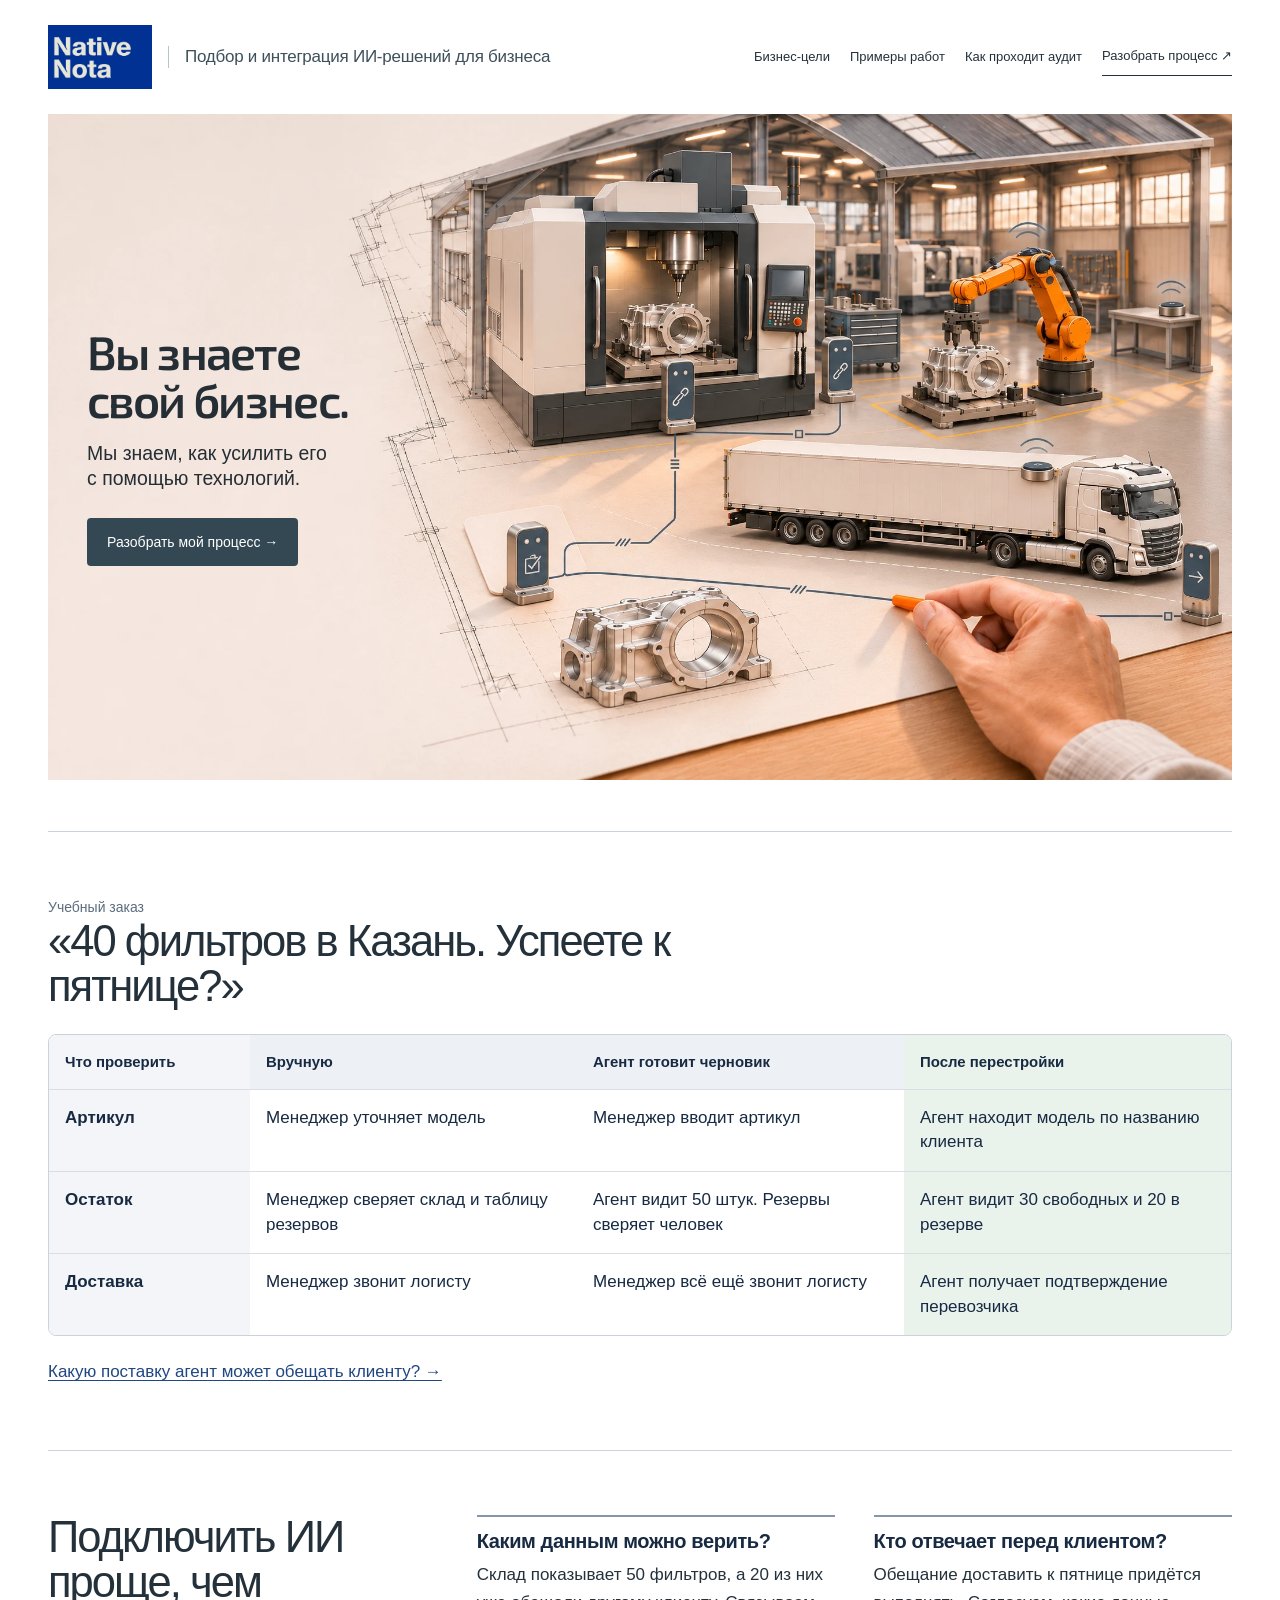
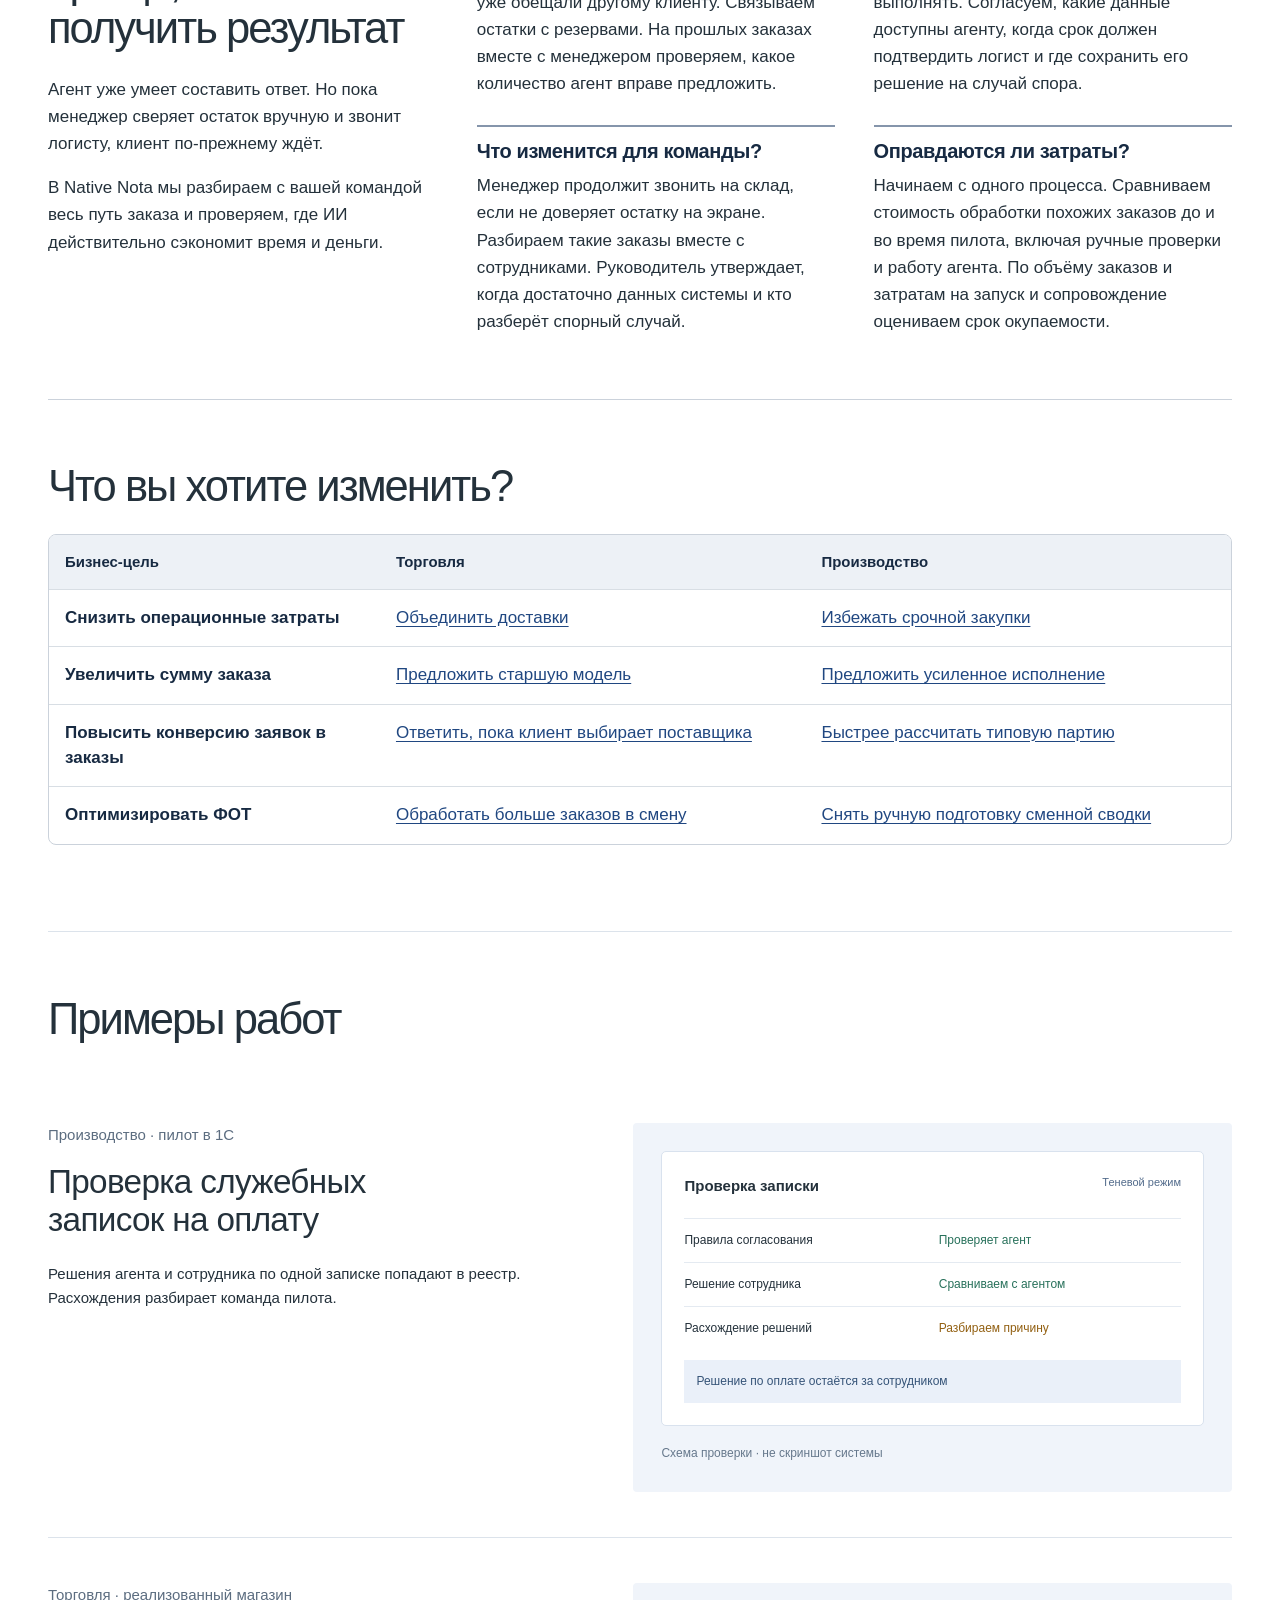
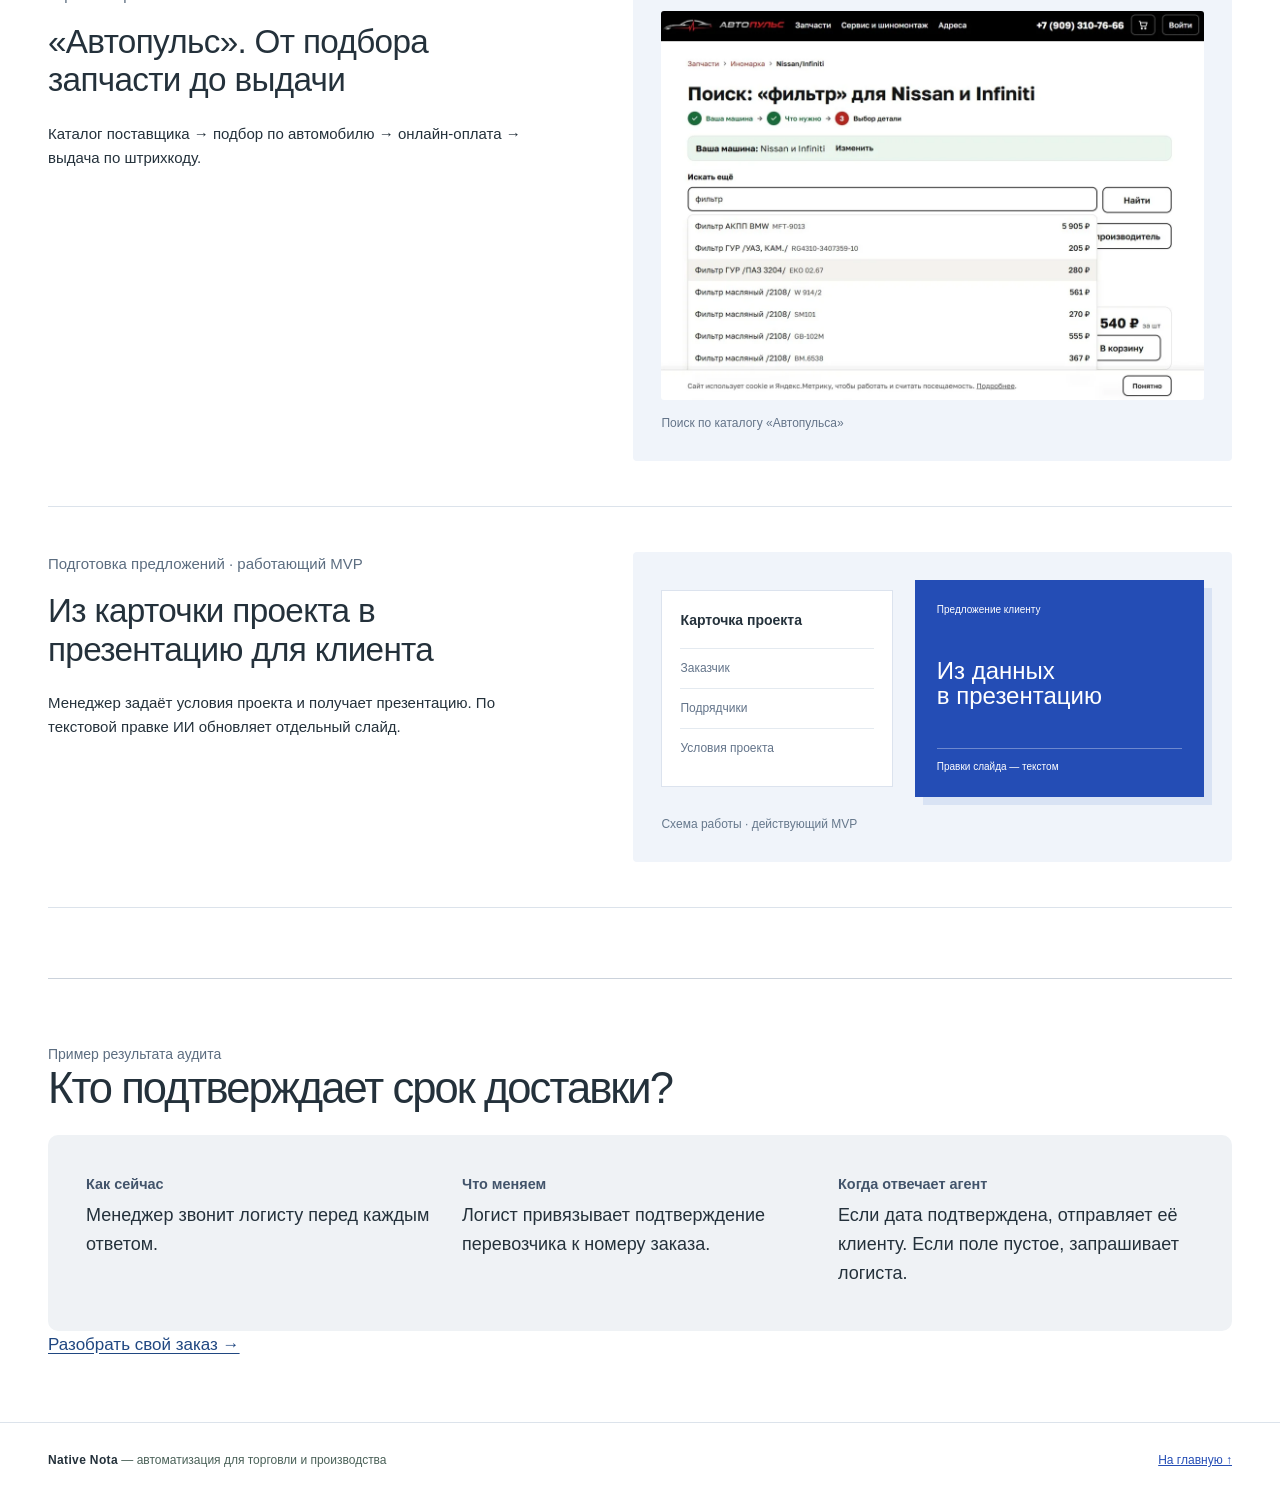
<file: index.html>
<!doctype html>
<html lang="ru"><head><meta charset="utf-8"><meta name="viewport" content="width=device-width,initial-scale=1"><meta name="description" content="Аудит и изменение процессов для работы с ИИ-агентами в торговле и производстве."><title>ИИ для торговли и производства · Native Nota</title>
<style>
:root{--ink:#162c29;--green:#136454;--paper:#fbfaf6;--rule:#c9d2ca;--pale:#eaf1e8;--dark:#123d35;color:var(--ink);background:var(--paper);font:16px/1.55 Inter,Arial,sans-serif}*{box-sizing:border-box}body{margin:0}a{color:inherit}button,input,textarea{font:inherit}button,summary{cursor:pointer}a:focus-visible,button:focus-visible,summary:focus-visible,textarea:focus-visible{outline:3px solid #d18318;outline-offset:3px}.wrap{width:min(1160px,92%);margin:auto}header{border-bottom:1px solid var(--rule)}header .wrap,footer .wrap{display:flex;align-items:center;justify-content:space-between;gap:20px;padding:18px 0;flex-wrap:wrap}.brand{font-weight:700;text-decoration:none;display:flex;align-items:center;gap:10px}.mark{width:22px;height:22px;background:linear-gradient(135deg,var(--green) 45%,transparent 45% 55%,var(--green) 55%);border-radius:4px}nav{display:flex;gap:20px;align-items:center;flex-wrap:wrap}nav a{text-decoration:none;font-size:14px}a:hover{text-decoration:underline}.hero{padding:clamp(32px,6vw,76px) 0;display:grid;grid-template-columns:1.12fr 1fr;gap:clamp(24px,5vw,78px);align-items:center}.eyebrow{font-size:12px;font-weight:700;text-transform:uppercase;letter-spacing:.09em;color:var(--green)}h1,h2,h3,p{margin:0}h1,h2{letter-spacing:-.045em;line-height:1.05}h1{font-size:clamp(37px,5vw,69px);max-width:20ch}h2{font-size:clamp(27px,3.2vw,43px)}h3{font-size:20px;line-height:1.24;letter-spacing:-.02em}.lead{margin:18px 0 24px;max-width:60ch;font-size:18px}.cta{display:inline-flex;align-items:center;justify-content:center;background:var(--green);color:white;text-decoration:none;border:0;border-radius:6px;padding:12px 18px;font-weight:600}.demo{background:var(--dark);color:white;padding:clamp(20px,3vw,36px);border-radius:16px}.demo .eyebrow{color:#bddac7}.demo h2{font-size:clamp(24px,3vw,35px);margin:10px 0 20px}.tabs{display:flex;gap:4px;flex-wrap:wrap}.tabs button{color:white;background:transparent;border:1px solid #82a397;border-radius:5px;padding:8px 11px;font-size:14px}.tabs button[aria-pressed=true]{background:#e4f1c5;color:#18392c;border-color:#e4f1c5}.reply{padding:17px 0 0;min-height:104px}.reply strong{display:block;color:#d8efb6}.demo a{color:#d8efb6}.band{border-top:1px solid var(--rule);padding:36px 0 42px}.grid{display:grid;grid-template-columns:repeat(2,minmax(0,1fr));gap:12px;margin-top:20px}.tile{display:block;background:white;border:1px solid var(--rule);border-radius:9px;padding:20px;text-decoration:none}.tile:hover{background:var(--pale);text-decoration:none;border-color:var(--green)}.tile h3{display:flex;justify-content:space-between;gap:10px}.tile p{color:#51635b;margin-top:6px}.audit{display:grid;grid-template-columns:1fr 2fr;gap:24px}.audit ol{margin:0;padding-left:22px}.audit li{margin-bottom:9px}.inner{padding:30px 0 60px;max-width:920px}.crumb{font-size:14px;color:var(--green);margin-bottom:28px}.inner h1{font-size:clamp(32px,5vw,58px);max-width:26ch}.rows{margin:22px 0}.row{display:grid;grid-template-columns:1fr 2fr;gap:20px;border-top:1px solid var(--rule);padding:17px 0}.row dt{font-weight:700}.row dd{margin:0}.brief{max-width:650px;display:grid;gap:14px;margin-top:20px}textarea{display:block;width:100%;margin-top:7px;padding:12px;border:1px solid var(--rule);border-radius:6px}footer{border-top:1px solid var(--rule);color:#4a6158;font-size:14px}footer a{color:var(--green)}@media(max-width:740px){.hero,.audit,.row{grid-template-columns:1fr}.row{gap:4px}.grid{grid-template-columns:1fr}nav{gap:12px}.demo{padding:20px}.hero{gap:25px}.inner{padding-top:20px}}@media(max-width:380px){header .wrap{gap:8px}.brand{font-size:14px}}
.works article{display:grid;grid-template-columns:minmax(220px,1fr) 2fr;gap:32px;padding:23px 0;border-bottom:1px solid var(--rule);scroll-margin-top:16px}.works h3{margin-top:6px}.works article p+p{margin-top:9px}.works details{margin-top:12px;color:var(--green)}.works summary{padding:5px 0}.works figure{margin:12px 0 0}.works img{display:block;width:100%;height:auto;border:1px solid var(--rule);border-radius:6px}.works figcaption{font-size:13px;margin-top:4px}.related{margin:0 0 18px}.related a{color:var(--green)}@media(max-width:740px){.works article{grid-template-columns:1fr;gap:9px}}

:root{--ink:#24313b;--green:#244db5;--paper:#fff;--rule:#dce3eb;--pale:#eef3fc;--dark:#183564;font:17px/1.6 'Golos Text',Arial,sans-serif;color:var(--ink);background:#fff}
html{scroll-behavior:smooth}body{overflow-wrap:break-word}button,a,input,textarea{-webkit-tap-highlight-color:transparent}a,button{touch-action:manipulation}button{min-height:44px}.wrap{width:min(1240px,calc(100% - 96px))}header .wrap{padding:25px 0}header{border-bottom:0}.brand{font-size:25px;letter-spacing:-1.1px}.brand small{font-size:12px;letter-spacing:0;font-weight:400;border-left:1px solid var(--rule);padding-left:16px;margin-left:7px;color:#637183}.mark{width:27px;height:25px;border-radius:0;background:linear-gradient(90deg,#244db5 0 22%,transparent 22% 39%,#244db5 39% 61%,transparent 61% 78%,#244db5 78%);transform:skewY(-20deg)}nav a{font-size:13px}nav a:last-child{border-bottom:1px solid var(--ink);padding:8px 0}.hero{display:block;padding:75px 0 50px}.hero-top{display:grid;grid-template-columns:1.7fr 1fr;gap:65px;align-items:end}.eyebrow{text-transform:none;letter-spacing:0;font-weight:500;font-size:14px;color:#5c6d80}.hero .eyebrow{margin-bottom:24px;display:flex;align-items:center;gap:10px}.hero .eyebrow:before{content:'';width:7px;height:7px;background:var(--green);border-radius:50%}h1{font-size:clamp(40px,5.5vw,76px);max-width:17ch;line-height:1.02;letter-spacing:-.055em;font-weight:600}h2{font-size:clamp(30px,3.4vw,46px);font-weight:500;letter-spacing:-.045em}h3{font-weight:500}.hero .lead{font-size:17px;margin:0 0 24px;max-width:39ch}.cta{border-radius:3px;padding:13px 20px;font-size:14px;font-weight:500}.cta:hover{background:#173b97;text-decoration:none}.hero-note{font-size:13px;margin-top:12px;color:#68778a}
.journey{margin-top:56px;padding:34px 36px 27px;background:#f0f4fa;border:1px solid #e2e8f0;border-radius:5px}.journey-head{display:flex;justify-content:space-between;gap:25px;align-items:center}.journey-head h2{font-size:clamp(23px,2.4vw,32px);letter-spacing:-.035em;max-width:27ch;line-height:1.2}.scenario-label{font-size:12px;color:#627387;margin-bottom:7px}.tabs{background:#e1e8f2;padding:4px;border-radius:5px;flex-wrap:nowrap;flex-shrink:0}.tabs button{color:#455971;border:0;border-radius:3px;font-size:12px;padding:8px 14px}.tabs button[aria-pressed=true]{background:#fff;color:#193b77;box-shadow:0 1px 3px #18356416}.route-track{list-style:none;padding:0;margin:40px 0 25px;display:grid;grid-template-columns:repeat(5,1fr);gap:25px}.route-track li{position:relative;min-width:0}.route-track li:not(:last-child):after{content:'';position:absolute;height:1px;background:#b9c7d9;left:34px;right:-25px;top:16px}.node-dot{display:grid;place-items:center;position:relative;z-index:1;width:33px;height:33px;border:1px solid #9babc2;border-radius:50%;background:#f0f4fa;color:#526a8d;font-size:13px;margin-bottom:15px}.route-track h3{font-size:15px;margin-bottom:6px}.route-track p{font-size:12px;color:#5e7187;max-width:17ch;min-height:40px}.route-track .waiting .node-dot{background:#fff2d8;border-color:#b87514;color:#86560d}.route-track .waiting p{color:#87550a}.journey[data-after=true] .node-dot{background:#e3efe9;border-color:#28715b;color:#28715b}.journey[data-after=true] .route-track li:not(:last-child):after{background:#6f9f91}.journey-foot{display:grid;grid-template-columns:1fr auto;gap:24px;align-items:center;border-top:1px solid #d6dfec;padding-top:20px}.reply{padding:0;min-height:66px;max-width:78ch;font-size:13px;color:#53677f}.reply strong{color:var(--ink);margin-bottom:3px}.journey-foot>a{font-size:13px;color:var(--green)}.band{padding:60px 0 70px}.section-head{display:grid;grid-template-columns:1.7fr 1fr;gap:60px;margin-bottom:35px;align-items:end}.section-head p{font-size:15px;color:#647489}.grid{gap:0 40px;margin-top:30px}.tile{border:0;border-top:1px solid var(--rule);border-radius:0;padding:24px 0 28px;background:none}.tile:hover{background:none}.tile h3{font-size:23px}.tile h3 span{color:var(--green);font-size:20px}.tile p{font-size:15px;max-width:42ch;color:#647489}.works{padding-top:65px}.works article{grid-template-columns:1fr 1.15fr;gap:65px;padding:45px 0;align-items:start}.works h3{font-size:clamp(25px,2.6vw,35px);line-height:1.16;max-width:23ch;margin:16px 0 22px}.works article p{font-size:15px}.work-copy{max-width:52ch}.work-copy p+p{margin-top:12px}.work-visual{background:#f0f4fa;padding:28px;border-radius:4px;min-width:0}.visual-caption{font-size:12px!important;color:#66788c;margin-top:18px!important}.approval{background:white;border:1px solid #d9e2ee;border-radius:5px;padding:22px}.approval-title{font-size:15px;font-weight:600;margin-bottom:20px;display:flex;justify-content:space-between}.approval-title span{font-size:11px;color:#526b8b;font-weight:400}.approval-line{display:grid;grid-template-columns:1fr 1fr;gap:12px;padding:12px 0;border-top:1px solid #e4eaf1;font-size:12px}.approval-line b{font-weight:500;color:#28715b}.approval-line.warn b{color:#926012}.approval-bottom{font-size:12px;background:#eaf0f9;padding:12px;margin-top:10px;color:#365478}.works figure{margin:0}.works img{border:0;border-radius:3px}.works figcaption{font-size:12px;color:#647489;margin-top:14px}.document-stack{display:grid;grid-template-columns:.8fr 1fr;gap:22px;align-items:center}.project-sheet{background:white;border:1px solid #dce3ee;padding:18px;font-size:12px}.project-sheet b{display:block;font-size:14px;margin-bottom:16px}.project-sheet span{display:block;border-top:1px solid #e4eaf0;padding:10px 0;color:#63748a}.slide-sheet{aspect-ratio:4/3;background:#244db5;color:white;padding:22px;display:flex;flex-direction:column;justify-content:space-between;box-shadow:8px 8px 0 #d9e3f4}.slide-sheet small{font-size:10px}.slide-sheet strong{font-size:24px;line-height:1.05;font-weight:500}.slide-sheet span{font-size:10px;border-top:1px solid #ffffff55;padding-top:10px}.audit{grid-template-columns:1fr 1.15fr;gap:65px}.audit ol{list-style:none;padding:0;counter-reset:audit}.audit li{position:relative;padding:0 0 25px 45px;counter-increment:audit}.audit li:before{content:counter(audit);position:absolute;left:0;top:0;border:1px solid var(--rule);width:28px;height:28px;display:grid;place-items:center;font-size:12px;color:var(--green);border-radius:50%}.audit li b{display:block;font-weight:500}.audit li{font-size:15px;color:#5b6d82}.audit li b{color:var(--ink)}.inner{padding-top:60px;min-height:65vh}.inner h1{font-weight:500}.crumb{font-size:13px}.row{font-size:16px;padding:22px 0}.brief{gap:22px}textarea{background:#f7f9fc;border-radius:3px}.brief p{font-size:14px;color:#647489}footer .wrap{padding:28px 0;font-size:12px}.footer-brand{font-weight:600;letter-spacing:.03em;color:var(--ink)}.skip{position:absolute;left:20px;top:-100px;background:white;padding:12px;z-index:5}.skip:focus{top:10px}:focus-visible{outline:3px solid #b87514;outline-offset:4px}
@media(min-width:1500px){.hero{padding-top:95px}}@media(max-width:950px){.wrap{width:calc(100% - 48px)}.hero-top{gap:30px;grid-template-columns:1.4fr 1fr}.hero .lead{font-size:15px}.journey{padding:26px}.journey-head{align-items:start}.works article,.audit{gap:30px}.brand small{display:none}.journey-foot{grid-template-columns:1fr}.section-head{gap:30px}.slide-sheet strong{font-size:20px}}
@media(max-width:680px){.wrap{width:calc(100% - 36px)}header .wrap{padding:19px 0;gap:18px}.brand{font-size:23px}nav{width:100%;justify-content:space-between;gap:10px}nav a{font-size:11px}nav a:last-child{display:none}.hero{padding:34px 0}.hero-top,.section-head,.works article,.audit{grid-template-columns:1fr;gap:22px}h1{font-size:clamp(39px,10vw,62px);max-width:17ch}.hero .eyebrow{margin-bottom:18px}.hero .lead{font-size:16px;max-width:45ch}.hero-note{font-size:12px}.journey{margin-top:32px;padding:22px 18px}.journey-head{display:block}.tabs{width:fit-content;margin-top:20px}.route-track{grid-template-columns:1fr;margin:27px 0 12px;gap:0}.route-track li{display:grid;grid-template-columns:34px 1fr;column-gap:14px;padding-bottom:21px}.route-track li:not(:last-child):after{width:1px;height:auto;left:16px;right:auto;top:30px;bottom:0}.node-dot{grid-row:1/3;margin:0}.route-track h3{margin:2px 0 2px}.route-track p{max-width:none;min-height:0}.journey-foot{gap:16px}.reply{min-height:106px;font-size:13px}.band{padding:38px 0 44px}.section-head{margin-bottom:20px}.section-head p{font-size:14px}.grid{grid-template-columns:1fr;margin-top:20px}.tile{padding:20px 0}.tile h3{font-size:21px}.works article{padding:30px 0;gap:22px}.works h3{font-size:29px;max-width:22ch}.work-visual{padding:20px}.approval-title{gap:12px}.approval-title span{max-width:80px;text-align:right}.audit{gap:28px}.inner{padding-top:30px}.inner h1{font-size:38px}.row{grid-template-columns:1fr;gap:5px}.row dt{font-size:14px;color:#61748b}footer .wrap{align-items:start;gap:12px}.document-stack{gap:15px}.slide-sheet{padding:15px}.slide-sheet strong{font-size:21px}}
@media(prefers-reduced-motion:reduce){html{scroll-behavior:auto}*,*:before,*:after{animation:none!important;transition:none!important}}

.journey .journey-head{flex-wrap:wrap}.journey .tabs{flex-wrap:wrap;max-width:100%}.audit-prompt{border-top:1px solid #d6dfec;margin-top:20px;padding-top:20px;display:flex;align-items:center;justify-content:space-between;gap:16px;flex-wrap:wrap}.audit-prompt p{max-width:52ch;font-weight:600}.audit-prompt .cta{white-space:normal}
.journey-links{display:grid;gap:8px;max-width:27ch;font-size:14px}.journey-links a{color:var(--green)}

</style><link rel="stylesheet" href="visuals.css"></head><body><a class="skip" href="#app">Перейти к содержанию</a><header><div class="wrap"><a class="brand" href="#home" aria-label="Native Nota — подбор и интеграция ИИ-решений для бизнеса. На главную"><img class="brand-logo" src="assets/native-nota-cobalt.png" width="104" height="64" alt="Native Nota"><span class="brand-tagline">Подбор и интеграция ИИ-решений для бизнеса</span></a><nav aria-label="Навигация"><a href="#goals">Бизнес-цели</a><a href="#works">Примеры работ</a><a href="#audit">Как проходит аудит</a><a href="#brief">Разобрать процесс ↗</a></nav></div></header>
<main class="wrap" id="app" tabindex="-1"></main><footer><div class="wrap"><span><span class="footer-brand">Native Nota</span> — автоматизация для торговли и производства</span><a href="#home">На главную ↑</a></div></footer>
<template id="home-sections">
<section class="factory-hero" aria-labelledby="factory-title">
  <img class="factory-scene" src="assets/manufacturing-hero.webp" width="2048" height="1152" fetchpriority="high" alt="Машиностроительный цех. Агенты связывают чертёж, обработку детали и отгрузку в одну систему.">
  <div class="factory-copy">
    <h1 id="factory-title">Вы знаете<br>свой бизнес.</h1>
    <p class="factory-message">Мы знаем, как усилить его с&nbsp;помощью технологий.</p>
    <a class="cta" href="#brief">Разобрать мой процесс →</a>
  </div>
</section>
<section class="visual-section" aria-labelledby="order-compare">
  <p class="eyebrow">Учебный заказ</p><h2 id="order-compare">«40 фильтров в Казань. Успеете к пятнице?»</h2>
  <div class="table-frame" tabindex="0" role="region" aria-labelledby="order-compare">
    <table class="fact-table comparison" aria-label="Обработка одного заказа тремя способами">
      <thead><tr><th scope="col">Что проверить</th><th scope="col">Вручную</th><th scope="col">Агент готовит черновик</th><th scope="col">После перестройки</th></tr></thead>
      <tbody>
        <tr><th scope="row">Артикул</th><td>Менеджер уточняет модель</td><td>Менеджер вводит артикул</td><td>Агент находит модель по названию клиента</td></tr>
        <tr><th scope="row">Остаток</th><td>Менеджер сверяет склад и таблицу резервов</td><td>Агент видит 50 штук. Резервы сверяет человек</td><td>Агент видит 30 свободных и 20 в резерве</td></tr>
        <tr><th scope="row">Доставка</th><td>Менеджер звонит логисту</td><td>Менеджер всё ещё звонит логисту</td><td>Агент получает подтверждение перевозчика</td></tr>
      </tbody>
    </table>
  </div>
  <a class="story-link" href="ai-native.html">Какую поставку агент может обещать клиенту? →</a>
</section>
<section class="visual-section integration" id="integration">
  <div class="integration-intro">
    <h2>Подключить ИИ проще, чем получить результат</h2>
    <p>Агент уже умеет составить ответ. Но пока менеджер сверяет остаток вручную и звонит логисту, клиент по-прежнему ждёт.</p>
    <p>В Native Nota мы разбираем с вашей командой весь путь заказа и проверяем, где ИИ действительно сэкономит время и деньги.</p>
  </div>
  <div class="integration-factors">
    <div>
      <h3>Каким данным можно верить?</h3>
      <p>Склад показывает 50 фильтров, а 20 из них уже обещали другому клиенту. Связываем остатки с резервами. На прошлых заказах вместе с менеджером проверяем, какое количество агент вправе предложить.</p>
    </div>
    <div>
      <h3>Кто отвечает перед клиентом?</h3>
      <p>Обещание доставить к пятнице придётся выполнять. Согласуем, какие данные доступны агенту, когда срок должен подтвердить логист и где сохранить его решение на случай спора.</p>
    </div>
    <div>
      <h3>Что изменится для команды?</h3>
      <p>Менеджер продолжит звонить на склад, если не доверяет остатку на экране. Разбираем такие заказы вместе с сотрудниками. Руководитель утверждает, когда достаточно данных системы и кто разберёт спорный случай.</p>
    </div>
    <div>
      <h3>Оправдаются ли затраты?</h3>
      <p>Начинаем с одного процесса. Сравниваем стоимость обработки похожих заказов до и во время пилота, включая ручные проверки и работу агента. По объёму заказов и затратам на запуск и сопровождение оцениваем срок окупаемости.</p>
    </div>
  </div>
</section>
<section class="visual-section" id="goals"><h2 id="goals-title">Что вы хотите изменить?</h2>
  <div class="table-frame"><table class="fact-table goals-table" aria-labelledby="goals-title">
    <thead><tr><th scope="col">Бизнес-цель</th><th scope="col">Торговля</th><th scope="col">Производство</th></tr></thead>
    <tbody id="goal-choices"></tbody>
  </table></div>
</section>
<section class="visual-section" id="audit"><p class="eyebrow">Пример результата аудита</p><h2>Кто подтверждает срок доставки?</h2>
  <div class="audit-card"><dl><div><dt>Как сейчас</dt><dd>Менеджер звонит логисту перед каждым ответом.</dd></div>
    <div><dt>Что меняем</dt><dd>Логист привязывает подтверждение перевозчика к номеру заказа.</dd></div>
    <div><dt>Когда отвечает агент</dt><dd>Если дата подтверждена, отправляет её клиенту. Если поле пустое, запрашивает логиста.</dd></div></dl></div>
  <p><a class="story-link" href="#brief">Разобрать свой заказ →</a></p>
</section>
</template>
<template id="portfolio">
<section class="band works" id="works" aria-labelledby="work-title">
<div class="section-head"><h2 id="work-title">Примеры работ</h2></div>
<article id="work-1c">
<div><p class="eyebrow">Производство · пилот в 1С</p><h3>Проверка служебных записок на оплату</h3><div class="work-copy"><p>Решения агента и сотрудника по одной записке попадают в реестр. Расхождения разбирает команда пилота.</p></div></div><div class="work-visual"><div class="approval"><div class="approval-title">Проверка записки<span>Теневой режим</span></div><div class="approval-line"><span>Правила согласования</span><b>Проверяет агент</b></div><div class="approval-line"><span>Решение сотрудника</span><b>Сравниваем с агентом</b></div><div class="approval-line warn"><span>Расхождение решений</span><b>Разбираем причину</b></div><div class="approval-bottom">Решение по оплате остаётся за сотрудником</div></div><p class="visual-caption">Схема проверки · не скриншот системы</p></div></article>
<article id="work-catalog">
<div><p class="eyebrow">Торговля · реализованный магазин</p><h3>«Автопульс». От подбора запчасти до выдачи</h3><div class="work-copy"><p>Каталог поставщика → подбор по автомобилю → онлайн-оплата → выдача по штрихкоду.</p></div></div><div class="work-visual"><figure><img loading="lazy" alt="В каталоге «Автопульса» по запросу о фильтрах для Nissan и Infiniti показаны варианты с ценами." src="[data-uri]"><figcaption>Поиск по каталогу «Автопульса»</figcaption></figure></div></article>
<article id="work-proposal">
<div><p class="eyebrow">Подготовка предложений · работающий MVP</p><h3>Из карточки проекта в презентацию для клиента</h3><div class="work-copy"><p>Менеджер задаёт условия проекта и получает презентацию. По текстовой правке ИИ обновляет отдельный слайд.</p></div></div><div class="work-visual"><div class="document-stack"><div class="project-sheet"><b>Карточка проекта</b><span>Заказчик</span><span>Подрядчики</span><span>Условия проекта</span></div><div class="slide-sheet"><small>Предложение клиенту</small><strong>Из данных<br>в презентацию</strong><span>Правки слайда — текстом</span></div></div><p class="visual-caption">Схема работы · действующий MVP</p></div></article>
</section></template>
<script>
'use strict';
const goals=[
{title:'Снизить операционные затраты',cases:[
['Объединить доставки','Два заказа в один район уходят разными машинами.','Агент сверяет адреса, загрузку и окна приёмки. Объединяет рейсы, если соблюдены все условия.','Стоимость доставки заказа при сопоставимых маршрутах и сроках.'],
['Избежать срочной закупки','Нехватку деталей замечают перед выпуском партии и платят за экспресс-доставку.','Агент сверяет спецификацию с остатками и датами поступлений. Заранее создаёт заявку на недостающие детали.','Доплаты за срочные поставки на выпущенную партию.']]},
{title:'Увеличить сумму заказа',cases:[
['Предложить старшую модель','Продавец выставляет счёт по артикулу, хотя заявленная нагрузка близка к пределу модели.','Агент сравнивает требования с каталогом и включает в предложение два подходящих варианта с разницей в цене. Выбор за клиентом.','Средний чек и валовая прибыль на сопоставимый заказ.'],
['Предложить усиленное исполнение','Для детали считают только базовое покрытие, хотя заказчик указал влажную среду.','Агент находит согласованный вариант покрытия для этих условий и добавляет в КП его стоимость и срок изготовления.','Доля заказов с улучшенным исполнением и валовая прибыль на заказ.']]},
{title:'Повысить конверсию заявок в заказы',cases:[
['Ответить, пока клиент выбирает поставщика','Менеджер выясняет, успеет ли доставить 40 фильтров в Казань к пятнице.','Агент сверяет остаток, цену клиента и дату перевозчика. Если срок подтверждён, сразу отправляет предложение.','Доля квалифицированных заявок, ставших заказами.'],
['Быстрее рассчитать типовую партию','Запрос на повторный выпуск ждёт, пока технолог и плановик подтвердят параметры.','Для утверждённой спецификации агент проверяет материалы и свободную мощность, рассчитывает срок и выпускает КП по правилам.','Доля запросов на типовые партии, дошедших до заказа.']]},
{title:'Оптимизировать ФОТ',cases:[
['Обработать больше заказов в смену','Оператор переносит позиции из писем покупателей в учётную систему.','Агент создаёт заказы по распознанным артикулам. Оператор получает только строки, требующие уточнения.','ФОТ обработки одного заказа при неизменной доле ошибок.'],
['Снять ручную подготовку сменной сводки','Мастер после смены собирает выпуск и брак из нескольких журналов.','Агент сводит записи по партиям и передаёт мастеру расхождения. После сверки формирует отчёт.','Часы подготовки сводок и оплаченные сверхурочные за месяц.']]}
];
const auditExamples=[[["Диспетчер уточняет адреса и допустимое время доставки, затем решает, можно ли менять рейс.","Закрепить в заказе адрес, окно и ограничения по грузу. Согласовать, кто разрешает перенос и при каких условиях маршрут можно менять автоматически."],["Снабженец уточняет версию спецификации у технолога, затем решает, нужна ли срочная закупка.","Связать утверждённую спецификацию с планом выпуска, остатками и сроками поставки. Назначить ответственного за изменения плана."]],[["Менеджер переводит пожелания клиента в требования и проверяет, подходит ли более дорогая модель.","Связать рабочие параметры с характеристиками каталога. Согласовать допустимые замены и ситуации, требующие инженера."],["Инженер уточняет среду эксплуатации и проверяет, допустимо ли менять исполнение детали.","Связать условия эксплуатации с утверждёнными исполнениями и себестоимостью. Новые сочетания направлять технологу."]],[["На входе менеджер выясняет, какой фильтр назван в письме. Агент может собрать черновик КП. На выходе менеджер звонит логисту и решает, можно ли обещать пятницу.","Связать обозначение клиента с артикулом, остаток — с резервами, адрес — с подтверждённым сроком перевозчика. Продажи и логистика согласуют, когда можно обещать дату, кто обновляет данные и кому передать исключение."],["На входе технолог определяет версию чертежа. На выходе плановик решает, можно ли обещать срок.","Утвердить версионность спецификаций, связать нормы с запасами и графиком загрузки. Определить, какие отклонения требуют нового расчёта."]],[["Оператор расшифровывает обозначения клиента, после загрузки сверяет созданный заказ с письмом.","Вести соответствия артикулов, проверять единицы измерения и дубли. Назначить владельца справочника и очередь неоднозначных строк."],["Мастер определяет, к какой партии относится запись, и объясняет расхождение между сменами.","Закрепить единые номера партий, правила учёта брака и время закрытия смены. Установить, кто подтверждает исправления."]]];

const industries=['Торговля','Производство'];
const app=document.querySelector('#app');
function tile(url,title,description,label=''){
 return '<a class="tile" href="#'+url+'">'+(label?'<span class="eyebrow">'+label+'</span>':'')+'<h3>'+title+'<span aria-hidden="true">↗</span></h3><p>'+description+'</p></a>';
}
function home(){
  app.replaceChildren(document.querySelector('#home-sections').content.cloneNode(true));
  const rows = goals.map((goal, g) => {
    const links = goal.cases.map((scenario, i) =>
      '<td><a href="#case/' + g + '/' + i + '">' + scenario[0] + '</a></td>'
    );
    return '<tr><th scope="row">' + goal.title + '</th>' + links.join('') + '</tr>';
  });
  app.querySelector('#goal-choices').innerHTML = rows.join('');
  app.querySelector('#audit').before(document.querySelector('#portfolio').content.cloneNode(true));
}
function crumbs(links){return '<div class="crumb">'+links.join(' &nbsp;›&nbsp; ')+'</div>'}
const topLink='<a href="#goals">Бизнес-цели</a>';
function goalPage(g){
 const item=goals[g];
 app.innerHTML='<section class="inner">'+crumbs([topLink,item.title])+'<h1>'+item.title+'</h1><p class="lead">Выберите ситуацию, которая ближе к вашей работе.</p><div class="grid">'+item.cases.map((c,i)=>tile('case/'+g+'/'+i,c[0],c[1],industries[i])).join('')+'</div></section>';
}
function relatedWork(goal,industry){
 const links={
  '1/0':['work-catalog','Подбор товара по автомобилю в «Автопульсе»'],
  '2/0':['work-proposal','Как мини-CRM собирает предложение для клиента'],
  '3/1':['work-1c','Как на производстве проверяют решения агента в 1С']
 };
 const link=links[goal+'/'+industry];
 return link ? '<p class="related">Пример нашей работы · <a href="#'+link[0]+'">'+link[1]+' →</a></p>' : '';
}
function casePage(g,i){
 const c=goals[g].cases[i],audit=auditExamples[g][i];
 const rows=[['Как сейчас',audit[0]],['Что меняем по итогам аудита',audit[1]],['Как работает агент',c[2]],['Чем измерить результат',c[3]]];
 app.innerHTML='<article class="inner">'+crumbs([topLink,'<a href="#goal/'+g+'">'+goals[g].title+'</a>',industries[i]])+'<p class="eyebrow">Учебный сценарий · '+industries[i]+'</p><h1>'+c[0]+'</h1><dl class="rows">'+rows.map(([k,v])=>'<div class="row"><dt>'+k+'</dt><dd>'+v+'</dd></div>').join('')+'</dl>'+relatedWork(g,i)+'<a class="cta" href="#brief/'+g+'/'+i+'">Разобрать похожую задачу →</a></article>';
}
function brief(g,i){
 const context=goals[g]?.cases[i]?goals[g].title+' / '+industries[i]+' / '+goals[g].cases[i][0]:'Аудит процесса';
 app.innerHTML='<section class="inner">'+crumbs([topLink,'Подготовка к аудиту'])+'<h1>Опишите один процесс</h1><p class="lead">'+context+'</p><form class="brief"><label>Что сейчас требует ручной работы?<textarea name="task" required rows="3" placeholder="Вспомните один недавний заказ"></textarea></label><label>Какой результат вы хотите получить?<textarea name="result" rows="2" placeholder="Например, подтвердить срок без звонка логисту"></textarea></label><p>Описание сохранится текстовым файлом на вашем устройстве для обсуждения с командой.</p><button class="cta">Скачать описание задачи</button></form></section>';
 const form=app.querySelector('form');
 form.onsubmit=e=>{e.preventDefault();const input=new FormData(form);const content=[context,input.get('task'),input.get('result')].join('\n\n');const url=URL.createObjectURL(new Blob(['\ufeff',content],{type:'text/plain;charset=utf-8'}));const a=document.createElement('a');a.href=url;a.download='Задача для аудита.txt';a.click();setTimeout(()=>URL.revokeObjectURL(url),1000);};
}
function route(){
 const [path,goalId,industryId]=location.hash.slice(1).split('/');
 const validGoal=/^[0-3]$/.test(goalId),validIndustry=/^[01]$/.test(industryId);
 if(path==='goal'&&validGoal)goalPage(Number(goalId));
 else if(path==='case'&&validGoal&&validIndustry)casePage(Number(goalId),Number(industryId));
 else if(path==='brief')brief(validGoal?Number(goalId):-1,validIndustry?Number(industryId):-1);
 else home();
 document.title=app.querySelector('h1').textContent+' · Native Nota';
 if(path==='app')app.focus({preventScroll:true});
  if(['integration','goals','audit','works','work-catalog','work-proposal','work-1c'].includes(path))document.getElementById(path).scrollIntoView();
 else window.scrollTo(0,0);
}
window.addEventListener('hashchange',()=>{route();app.focus({preventScroll:true})});route();
</script></body></html>
</file>
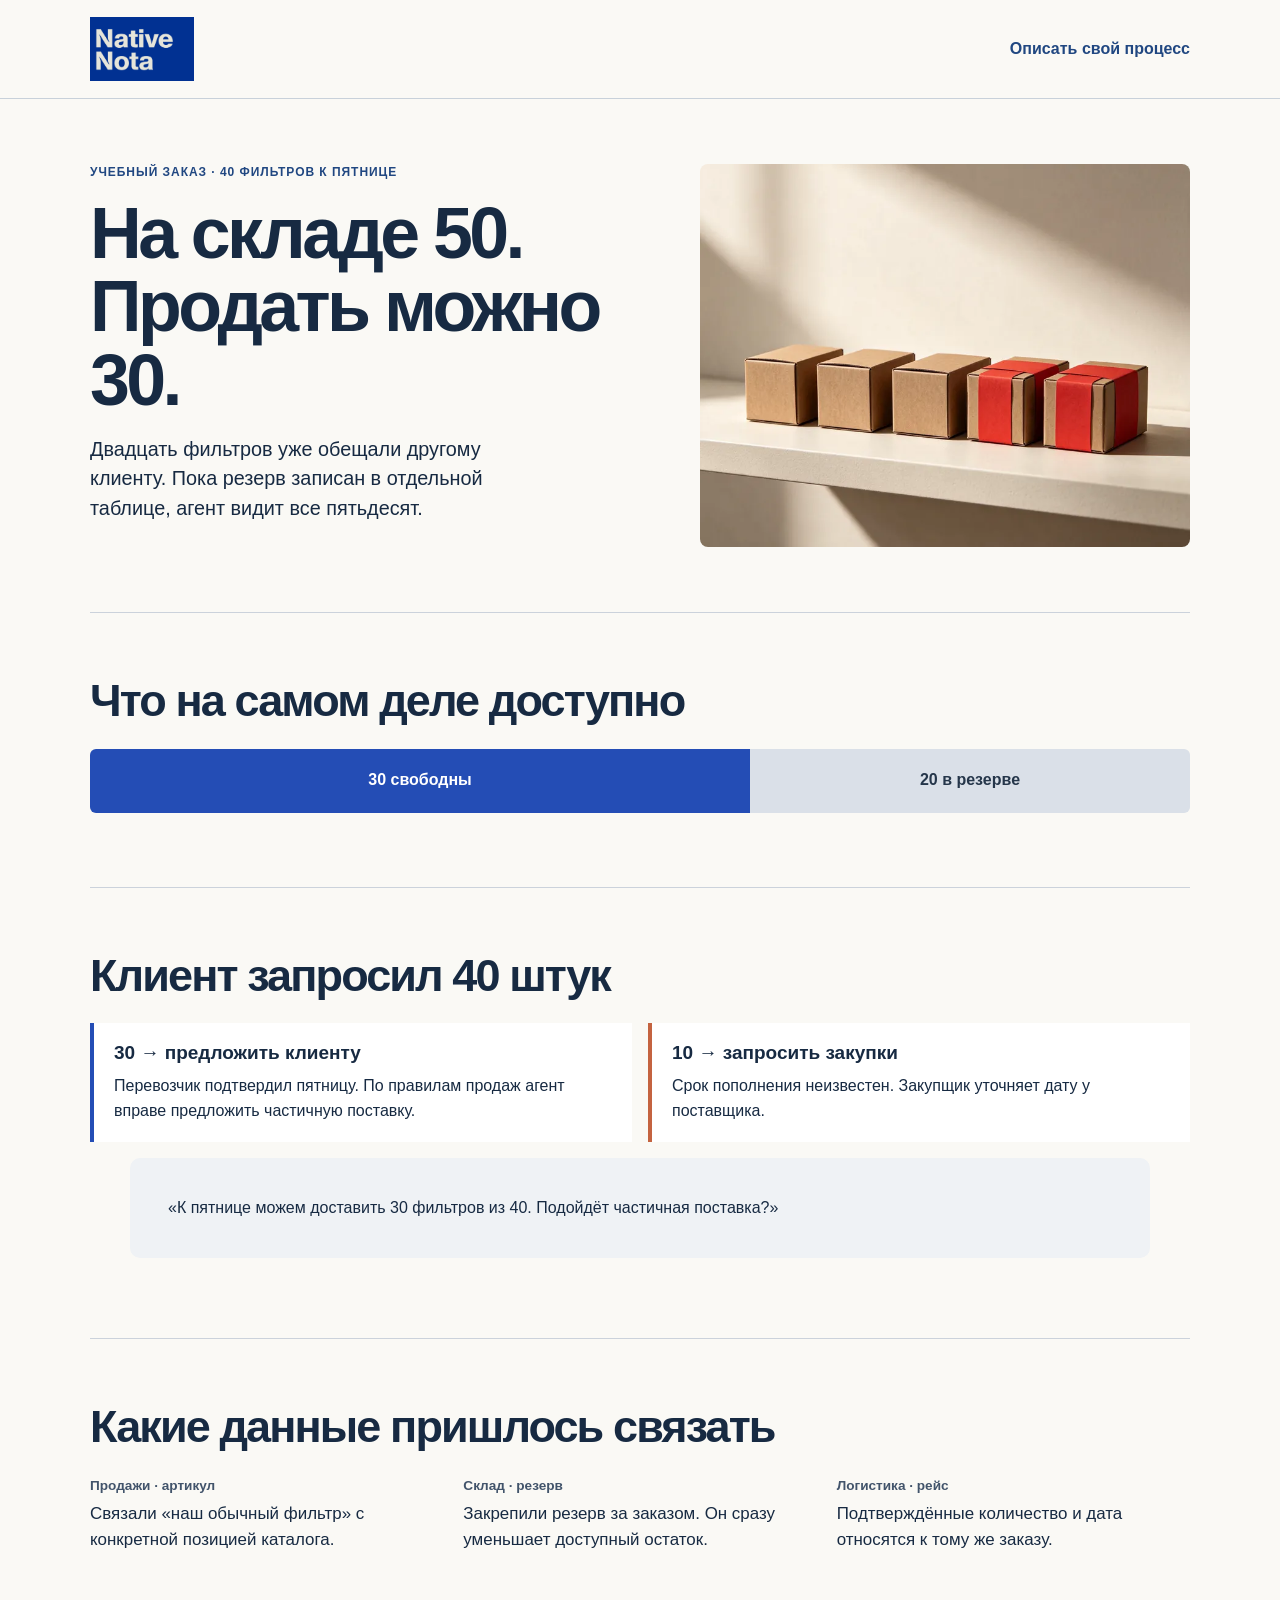
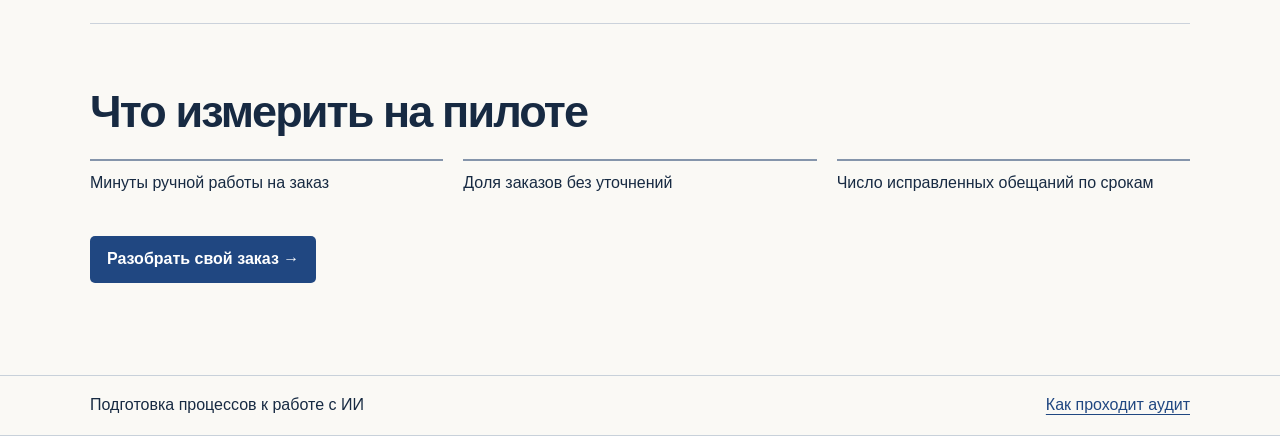
<file: ai-native.html>
<!doctype html>
<html lang="ru">
<head>
<meta charset="utf-8">
<meta name="viewport" content="width=device-width,initial-scale=1">
<title>Что изменить в компании, чтобы ИИ-агенты могли работать самостоятельно · Native Nota</title>
<meta name="description" content="На одном заказе показываем, как подготовка данных, регламентов и полномочий меняет работу ИИ-агента.">
<style>
:root{color-scheme:light;--ink:#172a42;--muted:#4c5c6c;--line:#c8d1da;--paper:#faf9f5;--blue:#204781;--dark:#142f52;font:16px/1.55 Inter,Arial,sans-serif;color:var(--ink);background:var(--paper)}
*{box-sizing:border-box}body{margin:0}.wrap{width:min(1100px,91%);margin:auto}a{color:var(--blue);text-underline-offset:4px}header,footer,.rule{border-bottom:1px solid var(--line)}header .wrap,footer .wrap{display:flex;gap:18px;justify-content:space-between;align-items:center;padding:17px 0;flex-wrap:wrap}header a{text-decoration:none;font-weight:600}h1,h2,h3,p,figure{margin:0}h1,h2{line-height:1.06;letter-spacing:-.042em}h1{font-size:clamp(39px,6vw,78px);max-width:19ch;margin:13px 0 20px}h2{font-size:clamp(28px,4vw,45px);max-width:26ch}h3{font-size:19px;line-height:1.3}.kicker{color:var(--blue);font-size:12px;font-weight:700;letter-spacing:.08em;text-transform:uppercase}.hero{padding:clamp(32px,6vw,70px) 0}.lead{max-width:68ch;font-size:clamp(17px,2vw,21px)}section{padding:38px 0}.sub{color:var(--muted);max-width:68ch;margin-top:12px}.demo{background:var(--dark);color:white;border-radius:14px;padding:clamp(18px,4vw,38px)}.demo .kicker{color:#bbd5ff}.demo h2{margin-top:8px}.choices{border:0;padding:0;margin:22px 0 14px}.choices legend{font-size:13px;margin-bottom:6px;color:#d8e4f5}.choices label{display:inline-flex;align-items:center;gap:7px;min-height:44px;padding:6px 13px;margin:0 6px 5px 0;border:1px solid #8597ac;border-radius:5px;cursor:pointer}.choices label:has(:checked){background:white;color:var(--dark)}input{accent-color:var(--blue)}.case{display:grid;grid-template-columns:1fr 1fr;gap:12px}.case article{min-width:0;background:#fff;color:var(--ink);border-radius:7px;padding:18px}.case dl{margin:12px 0 0}.case dt{font-weight:700;font-size:13px;margin-top:8px}.case dd{margin:0}.reply{font-size:20px;line-height:1.35;margin:14px 0}.human{color:var(--muted);font-size:14px}[hidden]{display:none!important}.change{display:grid;grid-template-columns:1fr 2fr;gap:28px}.change ol{margin:0;padding-left:22px}.change li{margin:0 0 14px;padding-left:5px}.change li:last-child{margin-bottom:0}.action{display:inline-block;margin-top:16px;background:var(--blue);color:#fff;border-radius:5px;text-decoration:none;padding:11px 17px;font-weight:600}.measure{background:#e9eef3;border-radius:9px;padding:24px}.measure p{max-width:68ch;margin-top:12px}footer{margin-top:28px;border-top:1px solid var(--line)}:focus-visible{outline:3px solid #dc9f37;outline-offset:3px}@media(max-width:660px){.case,.change{grid-template-columns:1fr}.hero{padding-bottom:28px}.demo{border-radius:8px}section{padding:28px 0}}

</style>
<link rel="stylesheet" href="visuals.css"></head>
<body>
<header><div class="wrap"><a class="brand" href="index.html#home" aria-label="Native Nota — на главную"><img class="brand-logo" src="assets/native-nota-cobalt.png" width="104" height="64" alt="Native Nota"></a><a href="index.html#brief">Описать свой процесс</a></div></header>
<main class="wrap">
<section class="stock-intro"><div><p class="kicker">Учебный заказ · 40 фильтров к пятнице</p>
<h1>На складе 50. Продать можно 30.</h1><p class="lead">Двадцать фильтров уже обещали другому клиенту. Пока резерв записан в отдельной таблице, агент видит все пятьдесят.</p></div>
<img src="assets/stock.webp" width="800" height="800" alt="Пять коробок по десять фильтров. Две коробки с красной лентой уже в резерве."></section>
<section class="visual-section"><h2>Что на самом деле доступно</h2>
<div class="stock-bar" aria-label="Из 50 фильтров 30 свободны, 20 в резерве"><span class="free">30 свободны</span><span class="held">20 в резерве</span></div></section>
<section class="visual-section"><h2>Клиент запросил 40 штук</h2>
<ul class="order-paths"><li><h3>30 → предложить клиенту</h3><p>Перевозчик подтвердил пятницу. По правилам продаж агент вправе предложить частичную поставку.</p></li><li><h3>10 → запросить закупки</h3><p>Срок пополнения неизвестен. Закупщик уточняет дату у поставщика.</p></li></ul>
<blockquote class="decision-box">«К пятнице можем доставить 30 фильтров из 40. Подойдёт частичная поставка?»</blockquote></section>
<section class="visual-section"><h2>Какие данные пришлось связать</h2>
<dl class="process-grid"><div><dt>Продажи · артикул</dt><dd>Связали «наш обычный фильтр» с конкретной позицией каталога.</dd></div><div><dt>Склад · резерв</dt><dd>Закрепили резерв за заказом. Он сразу уменьшает доступный остаток.</dd></div><div><dt>Логистика · рейс</dt><dd>Подтверждённые количество и дата относятся к тому же заказу.</dd></div></dl></section>
<section class="visual-section"><h2>Что измерить на пилоте</h2><ul class="metrics-list"><li>Минуты ручной работы на заказ</li><li>Доля заказов без уточнений</li><li>Число исправленных обещаний по срокам</li></ul><a class="action" href="index.html#brief/2/0">Разобрать свой заказ →</a></section>
</main><footer><div class="wrap"><span>Подготовка процессов к работе с ИИ</span><a href="index.html#audit">Как проходит аудит</a></div></footer>
</body></html>
</file>
<file: visuals.css>
.story-hero,.stock-intro{display:grid;grid-template-columns:minmax(0,1fr) minmax(0,.92fr);align-items:center;gap:clamp(26px,6vw,96px);padding:clamp(28px,5vw,68px) 0}
.story-hero h1,.stock-intro h1{font-size:clamp(2.45rem,5.6vw,5.2rem);line-height:1.02;letter-spacing:-.05em;max-width:14ch;margin:.22em 0}
.story-hero img,.stock-intro img{width:100%;height:auto;aspect-ratio:1.28;object-fit:cover;display:block;border-radius:8px}
.story-hero .lead,.stock-intro .lead{font-size:clamp(1.05rem,1.55vw,1.3rem);line-height:1.5;max-width:38ch;margin:18px 0 24px}
.visual-section{border-top:1px solid #cbd2db;padding:clamp(32px,5vw,64px) 0}
.visual-section h2{margin:0 0 24px;max-width:32ch}
.integration {
  display: grid;
  grid-template-columns: minmax(0, 1fr) minmax(0, 2fr);
  align-items: start;
  gap: clamp(28px, 4vw, 64px);
}
.integration-intro p + p { margin-top: 1em; }
.integration-factors {
  display: grid;
  grid-template-columns: repeat(2, minmax(0, 1fr));
  gap: 28px clamp(20px, 3vw, 44px);
}
.integration-factors > div {
  border-top: 2px solid #8595ab;
  padding-top: 12px;
}
.integration-factors h3 {
  margin-bottom: 8px;
  color: #172a42;
  font-weight: 600;
}
@media (max-width: 1000px) {
  .integration { grid-template-columns: 1fr; }
  .integration-intro { max-width: 66ch; }
}
@media (max-width: 680px) {
  .integration-factors { grid-template-columns: 1fr; gap: 20px; }
}
.table-frame{overflow-x:auto;margin:18px 0 22px;border:1px solid #cbd2db;border-radius:8px;background:#fff}
.table-frame:focus-visible{outline:3px solid #244db5;outline-offset:2px}
.fact-table{width:100%;border-collapse:collapse;table-layout:fixed;color:#172a42;font-size:1rem;line-height:1.45}
.fact-table th,.fact-table td{text-align:left;vertical-align:top;padding:16px;border-bottom:1px solid #d8dee4;overflow-wrap:break-word}
.fact-table thead th{font-size:.88rem;background:#edf1f6}
.fact-table tbody tr:last-child>*{border-bottom:0}
.fact-table tbody th{font-weight:600}
.fact-table a,.story-link{color:#204781;text-underline-offset:3px}
.comparison{min-width:610px}
.comparison th:first-child{position:sticky;left:0;background:#f3f5f8}
.comparison th:first-child{width:17%}
.comparison tr>:last-child{background:#eaf2ec}
.goals-table th:first-child{width:28%}
.audit-card,.decision-box{background:#eff2f5;border-radius:10px;padding:clamp(20px,3vw,38px)}
.audit-card dl,.process-grid,.metrics-list{display:grid;grid-template-columns:repeat(3,minmax(0,1fr));gap:20px;margin:0}
.audit-card dt,.process-grid dt{font-size:.85rem;color:#42546b;font-weight:600}
.audit-card dd,.process-grid dd{margin:5px 0;font-size:1.06rem}
.stock-bar{display:flex;min-height:64px;margin:20px 0 10px;border-radius:6px;overflow:hidden;font-weight:700}
.stock-bar span{display:flex;align-items:center;justify-content:center;padding:8px;text-align:center}
.stock-bar .free{width:60%;background:#244db5;color:white}
.stock-bar .held{width:40%;background:#dae0e8;color:#25364a}
.order-paths{list-style:none;display:grid;grid-template-columns:repeat(2,minmax(0,1fr));gap:16px;margin:0;padding:0}
.order-paths li{padding:18px 20px;border-left:4px solid #244db5;background:#fff}
.order-paths li:last-child{border-color:#c46340}
.order-paths h3{margin:0 0 8px}
.order-paths p{margin:0}
.metrics-list{list-style:none;padding:0;margin-bottom:24px}
.metrics-list li{border-top:2px solid #8595ab;padding-top:10px}
@media(max-width:680px){.story-hero,.stock-intro{grid-template-columns:1fr;gap:20px}.story-hero img,.stock-intro img{aspect-ratio:1.7}.fact-table td,.fact-table th{padding:10px 8px}.goals-table{font-size:.88rem}.audit-card dl,.process-grid,.metrics-list,.order-paths{grid-template-columns:1fr;gap:14px}.stock-bar{font-size:.9rem}.visual-section h2{margin-bottom:16px}}

.factory-hero {
  position: relative;
  isolation: isolate;
  display: grid;
  align-items: center;
  min-height: 430px;
  aspect-ratio: 16 / 9;
  margin-bottom: clamp(24px, 4vw, 52px);
  background: #f8f1e9;
  color: #252e34;
}
.factory-scene {
  position: absolute;
  inset: 0;
  z-index: -1;
  width: 100%;
  height: 100%;
  object-fit: cover;
}
.factory-copy {
  box-sizing: content-box;
  width: 32%;
  padding: 35px 0 35px 3.3%;
}
header .brand {
  display: inline-flex;
  align-items: center;
  gap: 10px;
  text-decoration: none;
}
header .brand-logo {
  display: block;
  flex: none;
  object-fit: cover;
}
header .brand-tagline {
  margin-inline-start: 6px;
  padding-inline-start: 16px;
  border-inline-start: 1px solid #bac4c8;
  font: 500 1rem/1.25 Arial, sans-serif;
  letter-spacing: -.015em;
  white-space: normal;
  color: #3e505b;
}
@media (max-width: 680px) {
  header .brand-tagline {
    max-width: 16ch;
    font-size: .84rem;
    margin-inline-start: 2px;
    padding-inline-start: 12px;
  }
}
@font-face {
  font-family: "Exo 2";
  src: url("assets/fonts/Exo2.ttf") format("truetype");
  font-style: normal;
  font-weight: 100 900;
  font-display: swap;
}
.factory-copy h1 {
  font-family: "Exo 2", Arial, sans-serif;
  font-weight: 600;
  font-size-adjust: from-font;
  font-size: clamp(40px, 3.65vw, 58px);
  line-height: 1.02;
  letter-spacing: -.035em;
  color: inherit;
}
.factory-message {
  max-width: 23ch;
  margin: 18px 0 26px;
  font-size: clamp(18px, 1.52vw, 24px);
  line-height: 1.3;
}
.factory-copy .cta {
  background: #344853;
  color: #fff;
  border-radius: 4px;
}
.factory-copy .cta:hover { background: #23343d; }
@media (min-width: 1440px) {
  body:has(.factory-hero) {
    --hero-width: clamp(1240px, min(87vw, calc(177.78svh - 220px)), 2240px);
  }
  body:has(.factory-hero) header .wrap,
  .factory-hero {
    width: var(--hero-width);
  }
  .factory-hero {
    margin-inline: calc((100% - var(--hero-width)) / 2);
    container-type: inline-size;
  }
  .factory-copy h1 {
    font-size: clamp(48px, 4.05cqi, 90px);
  }
  .factory-message {
    font-size: clamp(20px, 1.65cqi, 36px);
  }
  .factory-copy .cta {
    font-size: clamp(14px, 1cqi, 19px);
  }
}
@media (max-width: 800px) {
  .factory-hero {
    aspect-ratio: auto;
    min-height: 0;
  }
  .factory-copy {
    grid-row: 1;
    width: auto;
    padding: 30px clamp(18px, 5vw, 40px) 22px;
  }
  .factory-scene {
    position: static;
    grid-row: 2;
    height: auto;
  }
  .factory-message { max-width: 34ch; margin: 14px 0 20px; }
}
</file>
